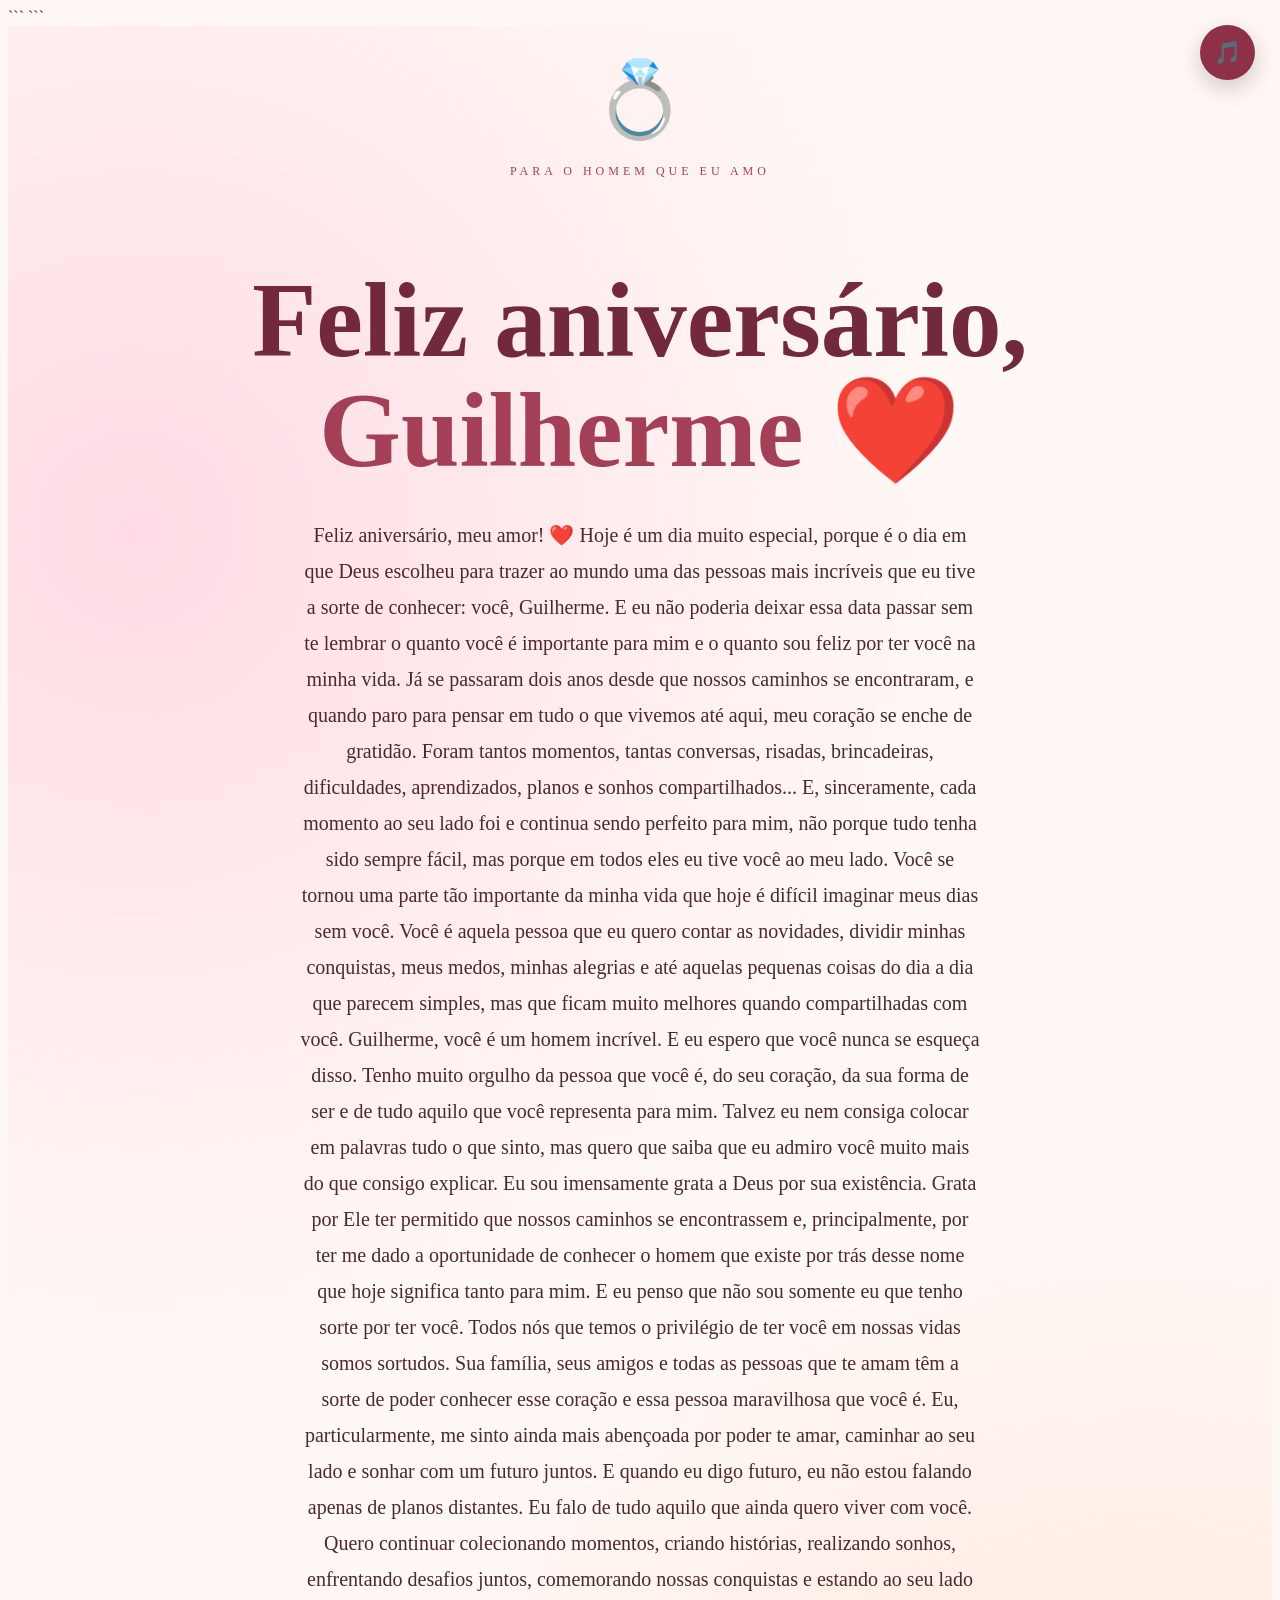
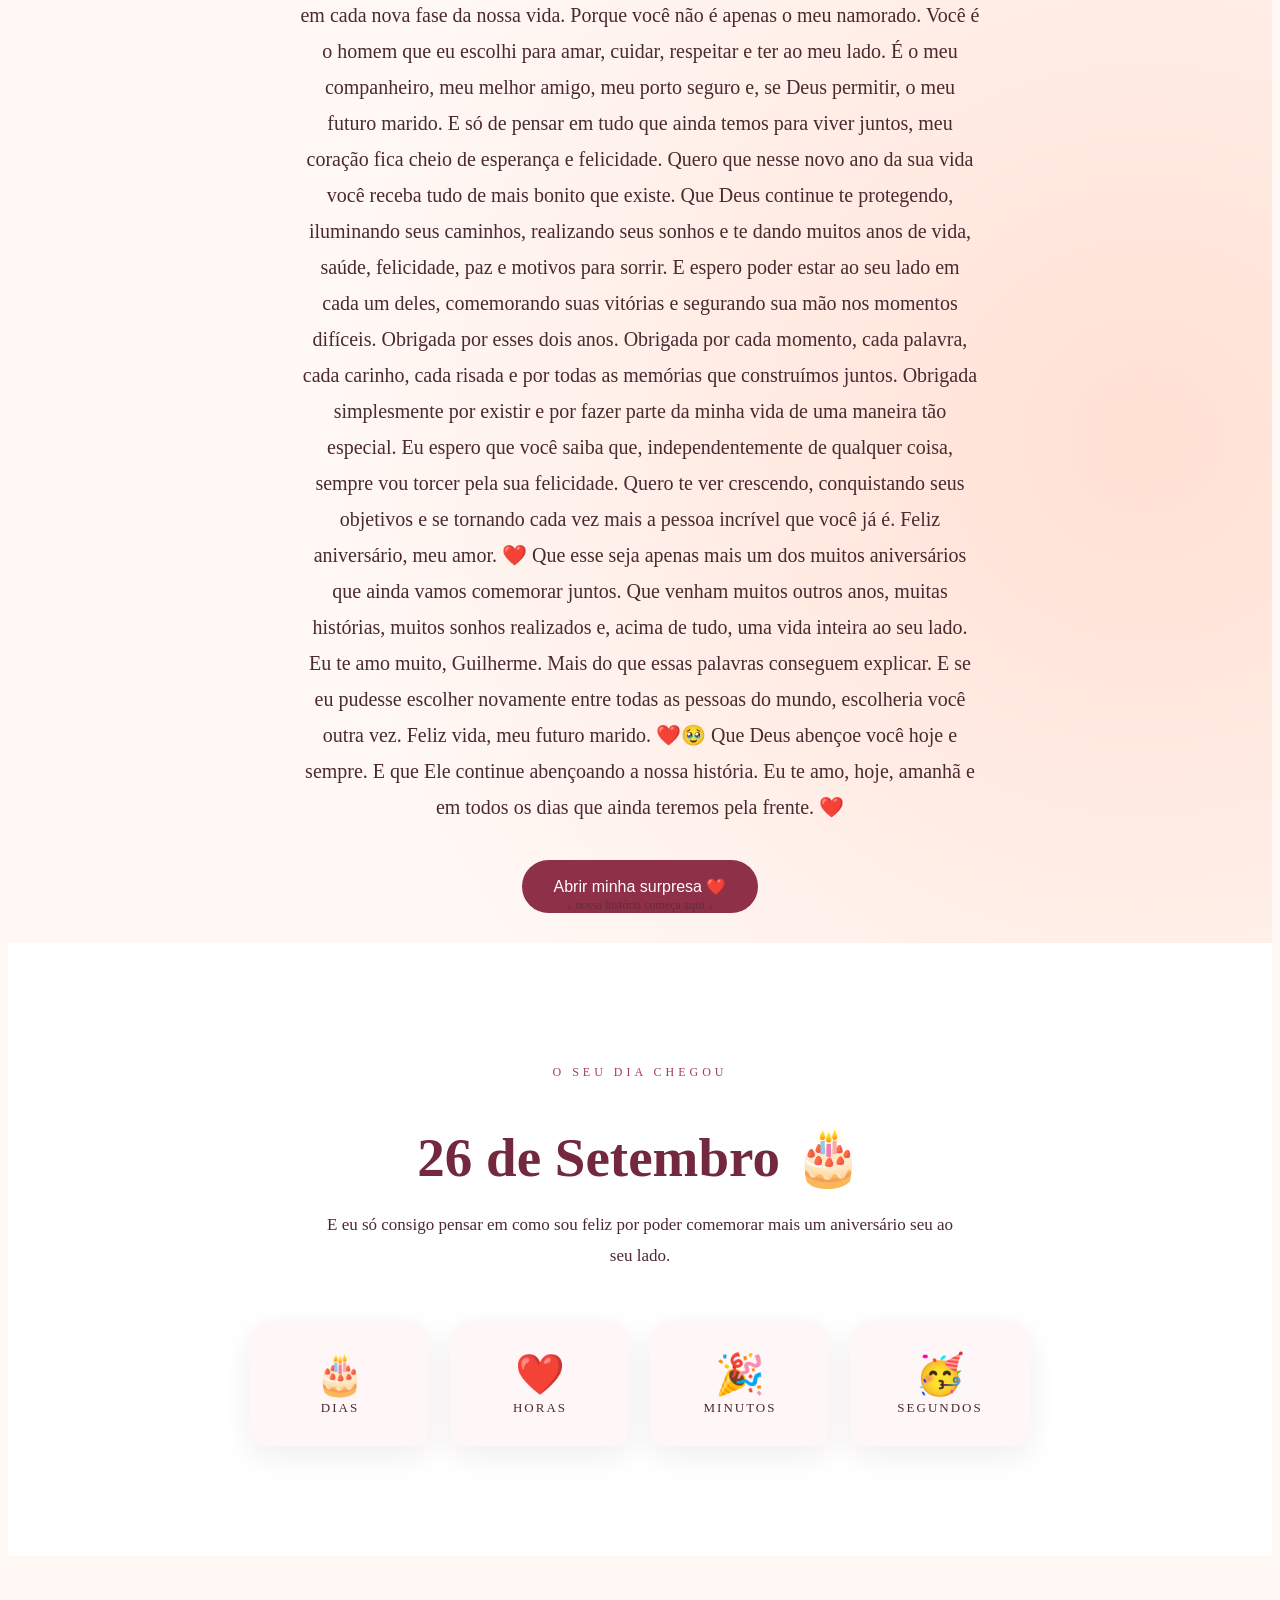
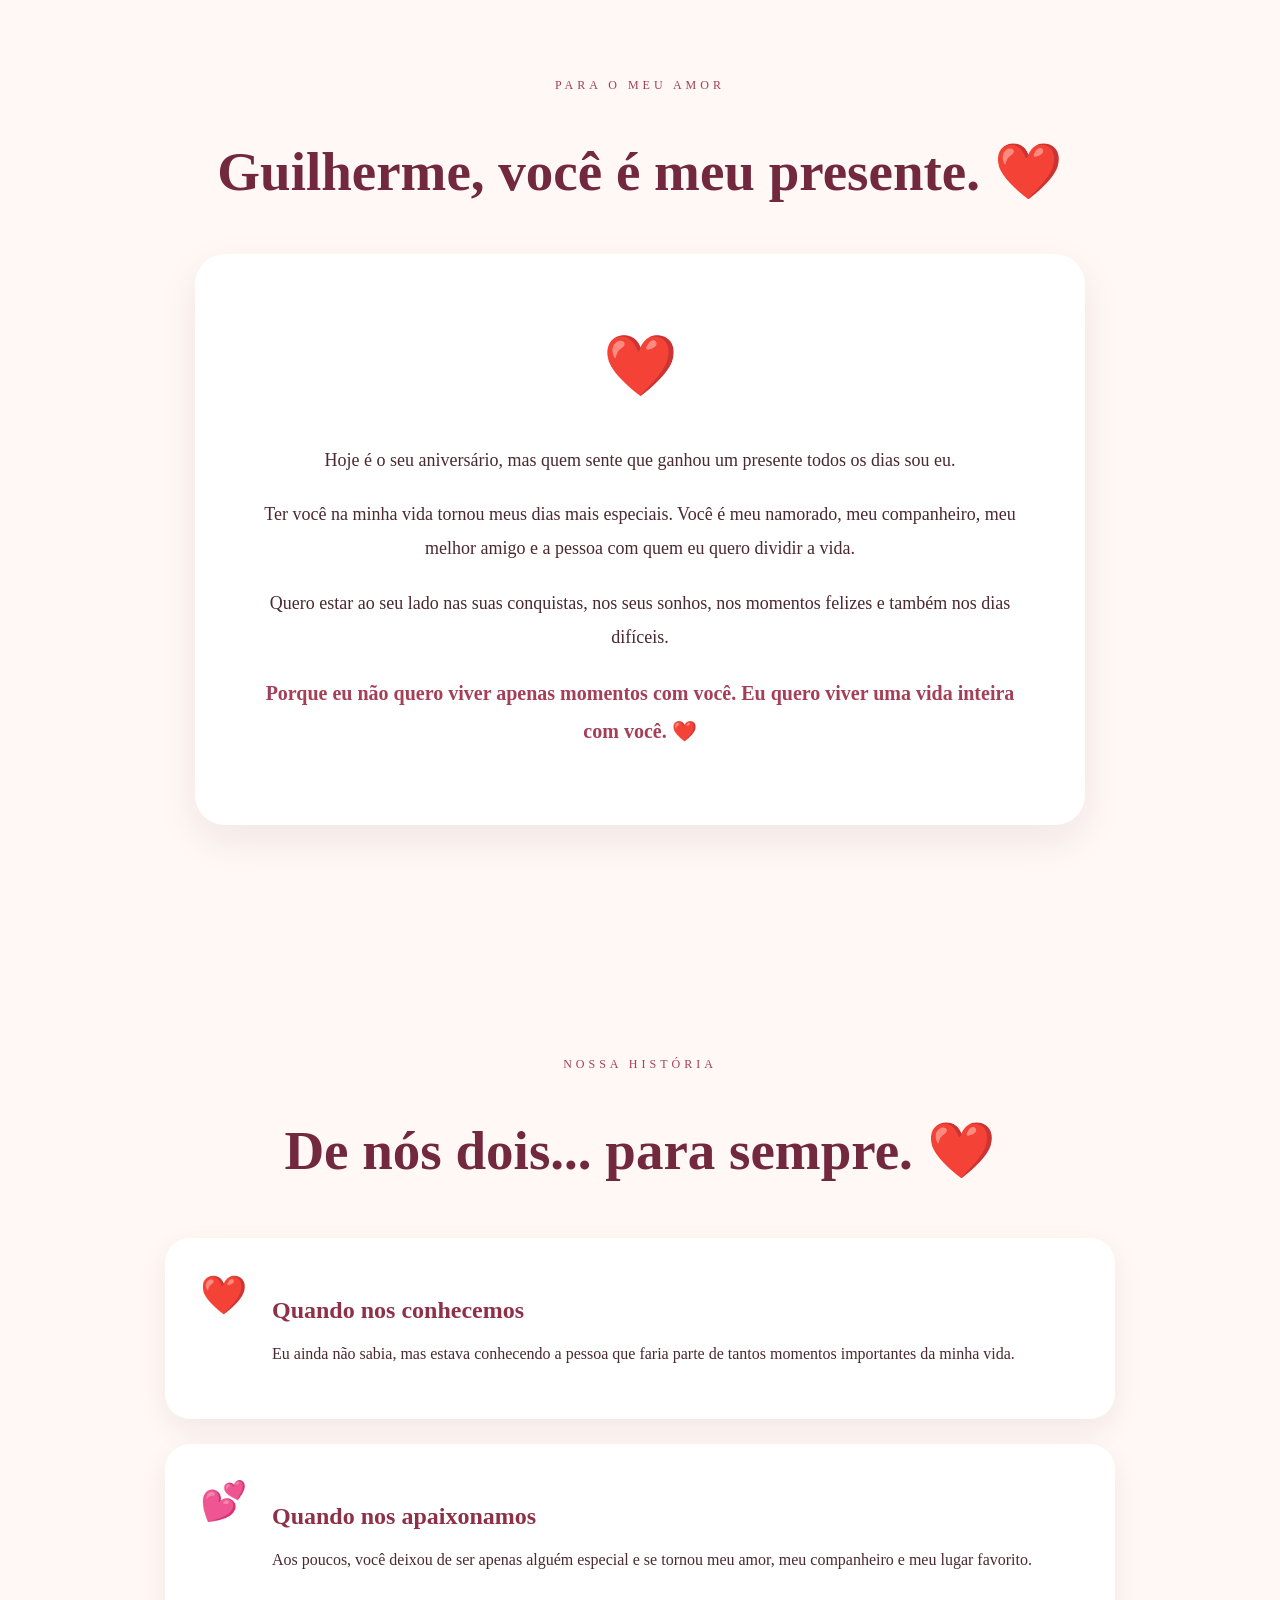
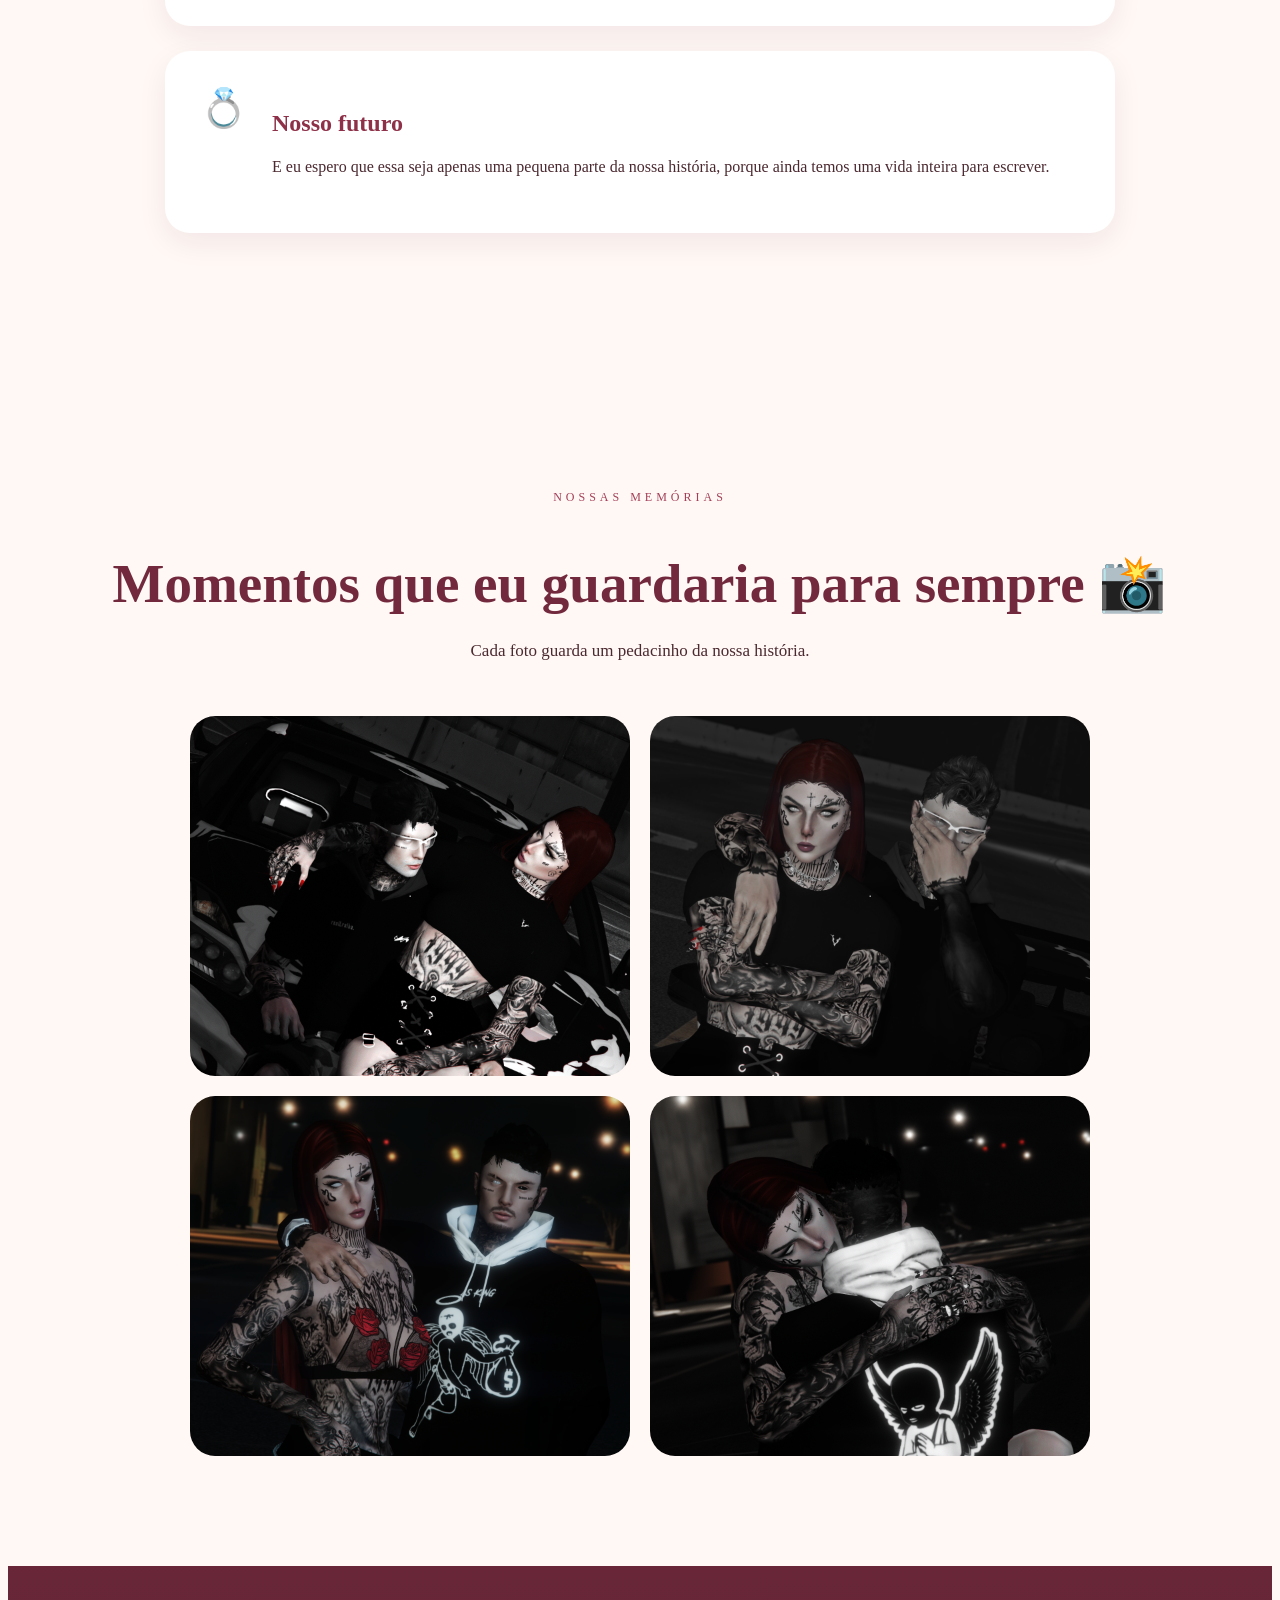
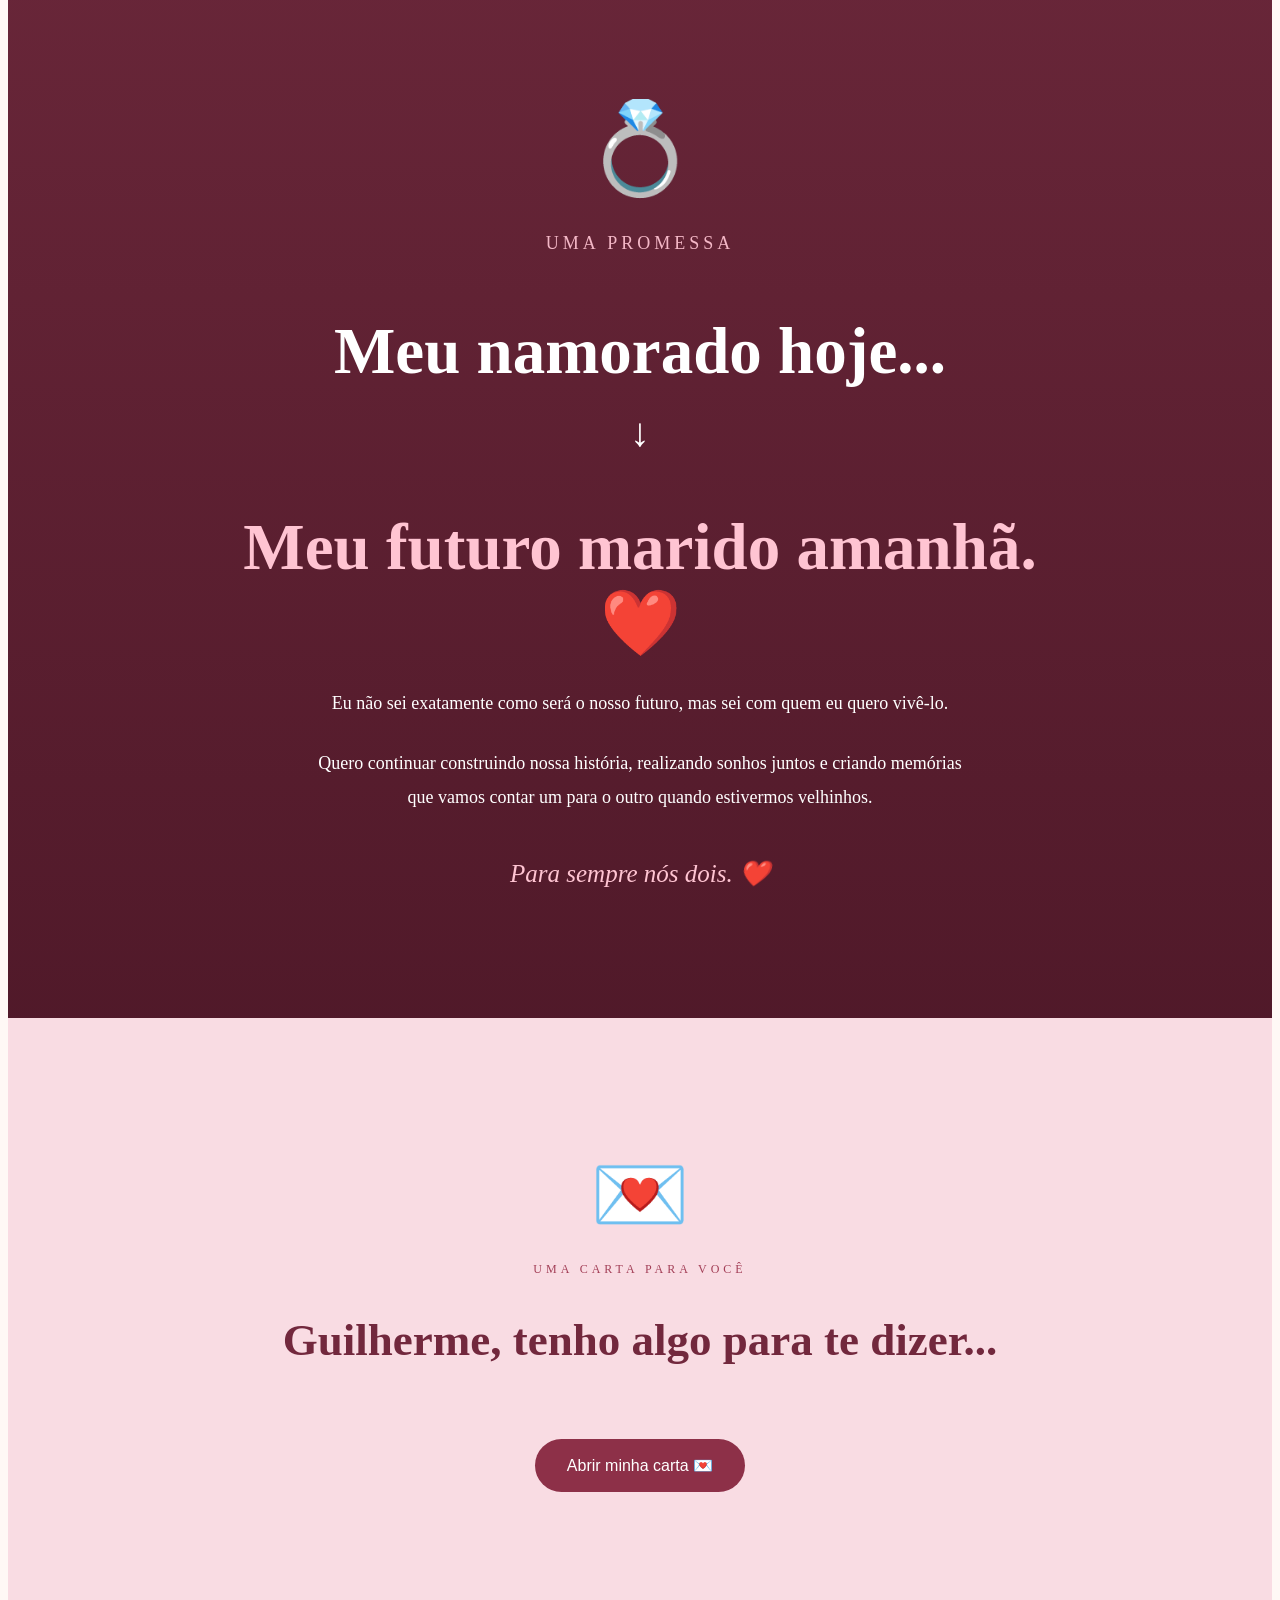
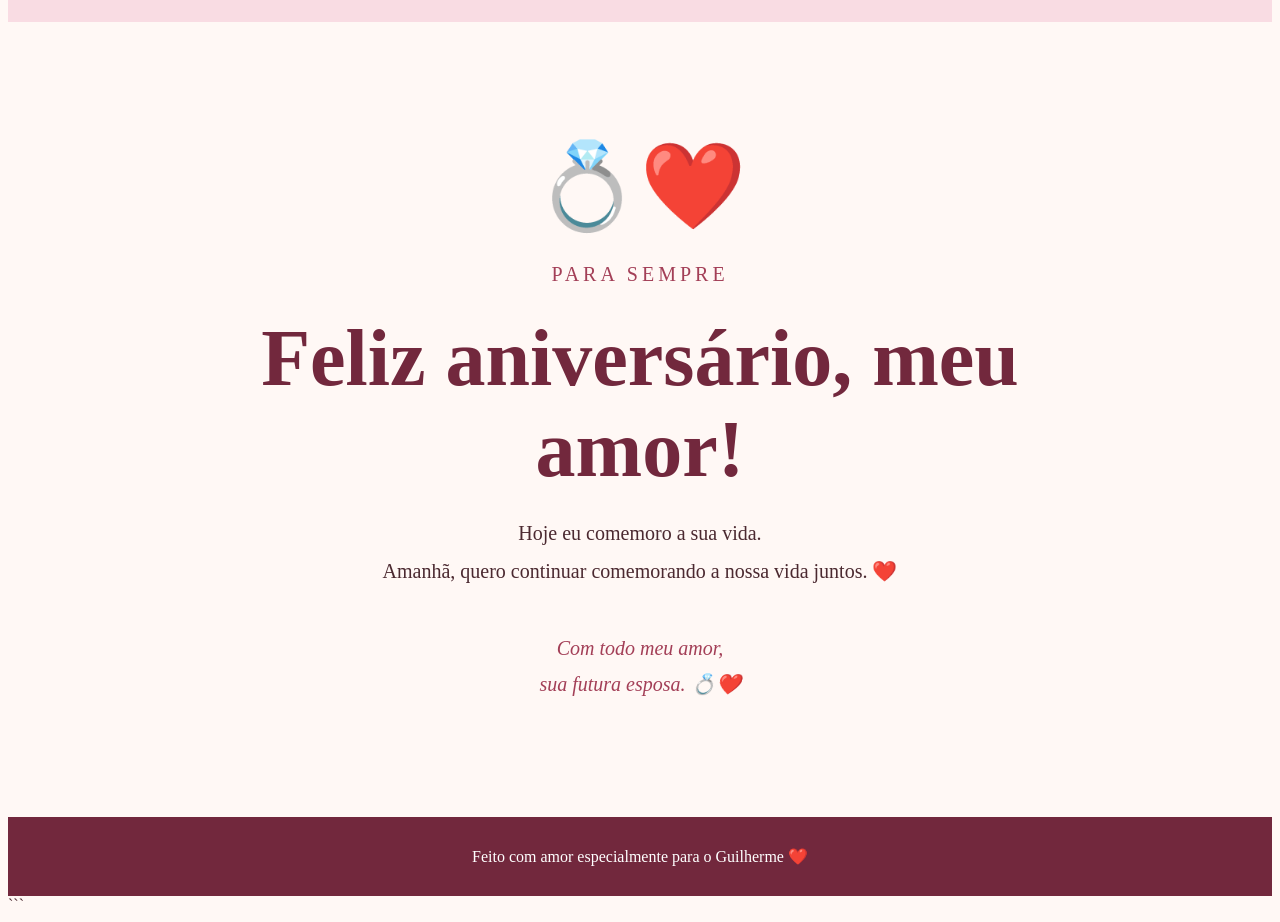
<file: index.html>
<!DOCTYPE html>

<html lang="pt-BR">

<head>
    <meta charset="UTF-8">
    <meta name="viewport" content="width=device-width, initial-scale=1.0">


<title>Para o meu amor, Guilherme ❤️</title>

<link rel="stylesheet" href="style.css">
```

</head>

<body>

```
<!-- CORAÇÕES -->
<div class="hearts"></div>

<!-- MÚSICA -->
<audio id="musica" loop preload="auto">
    <source src="musica.mp3" type="audio/mpeg">
    Seu navegador não suporta áudio.
</audio>

<button class="music-button" id="musicButton" onclick="toggleMusic()" aria-label="Tocar ou pausar música">
    🎵
</button>


<!-- TELA INICIAL -->
<section class="hero">

    <div class="hero-content">

        <div class="ring">💍</div>

        <p class="small-text">
            PARA O HOMEM QUE EU AMO
        </p>

        <h1>
            Feliz aniversário,
            <span>Guilherme ❤️</span>
        </h1>

        <p class="subtitle">
            Feliz aniversário, meu amor! ❤️

Hoje é um dia muito especial, porque é o dia em que Deus escolheu para trazer ao mundo uma das pessoas mais incríveis que eu tive a sorte de conhecer: você, Guilherme. E eu não poderia deixar essa data passar sem te lembrar o quanto você é importante para mim e o quanto sou feliz por ter você na minha vida.

Já se passaram dois anos desde que nossos caminhos se encontraram, e quando paro para pensar em tudo o que vivemos até aqui, meu coração se enche de gratidão. Foram tantos momentos, tantas conversas, risadas, brincadeiras, dificuldades, aprendizados, planos e sonhos compartilhados... E, sinceramente, cada momento ao seu lado foi e continua sendo perfeito para mim, não porque tudo tenha sido sempre fácil, mas porque em todos eles eu tive você ao meu lado.

Você se tornou uma parte tão importante da minha vida que hoje é difícil imaginar meus dias sem você. Você é aquela pessoa que eu quero contar as novidades, dividir minhas conquistas, meus medos, minhas alegrias e até aquelas pequenas coisas do dia a dia que parecem simples, mas que ficam muito melhores quando compartilhadas com você.

Guilherme, você é um homem incrível. E eu espero que você nunca se esqueça disso. Tenho muito orgulho da pessoa que você é, do seu coração, da sua forma de ser e de tudo aquilo que você representa para mim. Talvez eu nem consiga colocar em palavras tudo o que sinto, mas quero que saiba que eu admiro você muito mais do que consigo explicar.

Eu sou imensamente grata a Deus por sua existência. Grata por Ele ter permitido que nossos caminhos se encontrassem e, principalmente, por ter me dado a oportunidade de conhecer o homem que existe por trás desse nome que hoje significa tanto para mim.

E eu penso que não sou somente eu que tenho sorte por ter você. Todos nós que temos o privilégio de ter você em nossas vidas somos sortudos. Sua família, seus amigos e todas as pessoas que te amam têm a sorte de poder conhecer esse coração e essa pessoa maravilhosa que você é. Eu, particularmente, me sinto ainda mais abençoada por poder te amar, caminhar ao seu lado e sonhar com um futuro juntos.

E quando eu digo futuro, eu não estou falando apenas de planos distantes. Eu falo de tudo aquilo que ainda quero viver com você. Quero continuar colecionando momentos, criando histórias, realizando sonhos, enfrentando desafios juntos, comemorando nossas conquistas e estando ao seu lado em cada nova fase da nossa vida.

Porque você não é apenas o meu namorado. Você é o homem que eu escolhi para amar, cuidar, respeitar e ter ao meu lado. É o meu companheiro, meu melhor amigo, meu porto seguro e, se Deus permitir, o meu futuro marido. E só de pensar em tudo que ainda temos para viver juntos, meu coração fica cheio de esperança e felicidade.

Quero que nesse novo ano da sua vida você receba tudo de mais bonito que existe. Que Deus continue te protegendo, iluminando seus caminhos, realizando seus sonhos e te dando muitos anos de vida, saúde, felicidade, paz e motivos para sorrir. E espero poder estar ao seu lado em cada um deles, comemorando suas vitórias e segurando sua mão nos momentos difíceis.

Obrigada por esses dois anos. Obrigada por cada momento, cada palavra, cada carinho, cada risada e por todas as memórias que construímos juntos. Obrigada simplesmente por existir e por fazer parte da minha vida de uma maneira tão especial.

Eu espero que você saiba que, independentemente de qualquer coisa, sempre vou torcer pela sua felicidade. Quero te ver crescendo, conquistando seus objetivos e se tornando cada vez mais a pessoa incrível que você já é.

Feliz aniversário, meu amor. ❤️
            

Que esse seja apenas mais um dos muitos aniversários que ainda vamos comemorar juntos. Que venham muitos outros anos, muitas histórias, muitos sonhos realizados e, acima de tudo, uma vida inteira ao seu lado.

Eu te amo muito, Guilherme. Mais do que essas palavras conseguem explicar. E se eu pudesse escolher novamente entre todas as pessoas do mundo, escolheria você outra vez.


            Feliz vida, meu futuro marido. ❤️🥹
Que Deus abençoe você hoje e sempre. E que Ele continue abençoando a nossa história.

Eu te amo, hoje, amanhã e em todos os dias que ainda teremos pela frente. ❤️

        </p>

        <button class="main-button" onclick="startSurprise()">
            Abrir minha surpresa ❤️
        </button>

    </div>

    <div class="scroll">
        ↓ nossa história começa aqui ↓
    </div>

</section>


<!-- CONTAGEM -->
<section class="section countdown-section">

    <p class="section-label">
        O SEU DIA CHEGOU
    </p>

    <h2>
        26 de Setembro 🎂
    </h2>

    <p class="description">
        E eu só consigo pensar em como sou feliz
        por poder comemorar mais um aniversário seu
        ao seu lado.
    </p>

    <div class="countdown">

        <div class="time-box">
            <span id="days">0</span>
            <small>Dias</small>
        </div>

        <div class="time-box">
            <span id="hours">0</span>
            <small>Horas</small>
        </div>

        <div class="time-box">
            <span id="minutes">0</span>
            <small>Minutos</small>
        </div>

        <div class="time-box">
            <span id="seconds">0</span>
            <small>Segundos</small>
        </div>

    </div>

</section>


<!-- DECLARAÇÃO -->
<section class="section love-section">

    <p class="section-label">
        PARA O MEU AMOR
    </p>

    <h2>
        Guilherme, você é meu presente. ❤️
    </h2>

    <div class="love-card">

        <div class="big-heart">
            ❤️
        </div>

        <p>
            Hoje é o seu aniversário, mas quem sente que
            ganhou um presente todos os dias sou eu.
        </p>

        <p>
            Ter você na minha vida tornou meus dias mais
            especiais. Você é meu namorado, meu companheiro,
            meu melhor amigo e a pessoa com quem eu quero
            dividir a vida.
        </p>

        <p>
            Quero estar ao seu lado nas suas conquistas,
            nos seus sonhos, nos momentos felizes e também
            nos dias difíceis.
        </p>

        <p class="highlight">
            Porque eu não quero viver apenas momentos
            com você. Eu quero viver uma vida inteira
            com você. ❤️
        </p>

    </div>

</section>


<!-- NOSSA HISTÓRIA -->
<section class="section history-section">

    <p class="section-label">
        NOSSA HISTÓRIA
    </p>

    <h2>
        De nós dois... para sempre. ❤️
    </h2>

    <div class="timeline">

        <div class="timeline-item">

            <div class="timeline-heart">
                ❤️
            </div>

            <div>
                <h3>Quando nos conhecemos</h3>

                <p>
                    Eu ainda não sabia, mas estava conhecendo
                    a pessoa que faria parte de tantos momentos
                    importantes da minha vida.
                </p>
            </div>

        </div>


        <div class="timeline-item">

            <div class="timeline-heart">
                💕
            </div>

            <div>
                <h3>Quando nos apaixonamos</h3>

                <p>
                    Aos poucos, você deixou de ser apenas
                    alguém especial e se tornou meu amor,
                    meu companheiro e meu lugar favorito.
                </p>
            </div>

        </div>


        <div class="timeline-item">

            <div class="timeline-heart">
                💍
            </div>

            <div>
                <h3>Nosso futuro</h3>

                <p>
                    E eu espero que essa seja apenas uma
                    pequena parte da nossa história, porque
                    ainda temos uma vida inteira para escrever.
                </p>
            </div>

        </div>

    </div>

</section>


<!-- FOTOS -->
<section class="section">

    <p class="section-label">
        NOSSAS MEMÓRIAS
    </p>

    <h2>
        Momentos que eu guardaria para sempre 📸
    </h2>

    <p class="description">
        Cada foto guarda um pedacinho da nossa história.
    </p>

    <div class="gallery">

        <div class="photo">
            <img src="foto1.jpg" alt="Nós dois">
        </div>

        <div class="photo">
            <img src="foto2.jpg" alt="Nós dois">
        </div>

        <div class="photo">
            <img src="foto3.jpg" alt="Nosso momento">
        </div>

        <div class="photo">
            <img src="foto4.jpg" alt="Nosso momento">
        </div>

    </div>

</section>


<!-- FUTURO MARIDO -->
<section class="future-section">

    <div class="future-content">

        <div class="ring-big">
            💍
        </div>

        <p class="section-label">
            UMA PROMESSA
        </p>

        <h2>
            Meu namorado hoje...
        </h2>

        <div class="arrow">
            ↓
        </div>

        <h2 class="future-title">
            Meu futuro marido amanhã. ❤️
        </h2>

        <p>
            Eu não sei exatamente como será o nosso futuro,
            mas sei com quem eu quero vivê-lo.
        </p>

        <p>
            Quero continuar construindo nossa história,
            realizando sonhos juntos e criando memórias
            que vamos contar um para o outro quando
            estivermos velhinhos.
        </p>

        <div class="forever">
            Para sempre nós dois. ❤️
        </div>

    </div>

</section>


<!-- CARTA -->
<section class="letter-section">

    <div class="letter">

        <div class="envelope">
            💌
        </div>

        <p class="section-label">
            UMA CARTA PARA VOCÊ
        </p>

        <h2>
            Guilherme, tenho algo para te dizer...
        </h2>

        <button class="letter-button" onclick="openLetter()">
            Abrir minha carta 💌
        </button>

    </div>

</section>


<!-- MODAL DA CARTA -->
<div class="modal" id="letterModal">

    <div class="modal-content">

        <button class="close" onclick="closeLetter()">
            ×
        </button>

        <div class="big-heart">
            ❤️
        </div>

        <h2>
            Para o meu amor
        </h2>

        <p>
            Feliz aniversário, Guilherme! 🎂❤️
        </p>

        <p>
            Hoje eu quero comemorar muito mais do que
            apenas o seu aniversário. Quero comemorar
            a sorte que eu tenho de ter você na minha vida.
        </p>

        <p>
            Você é o homem que eu amo, meu namorado,
            meu companheiro e a pessoa com quem eu quero
            continuar construindo a nossa história.
        </p>

        <p>
            Espero estar presente em muitos outros
            aniversários seus. Quero estar ao seu lado
            quando você realizar seus sonhos, quando
            conquistar seus objetivos e em cada nova fase
            da sua vida.
        </p>

        <p>
            Quero que a gente continue crescendo juntos,
            aprendendo juntos e escolhendo um ao outro
            todos os dias.
        </p>

        <p>
            E se o futuro permitir, quero olhar para você
            daqui a muitos anos e lembrar de tudo que
            vivemos desde agora.
        </p>

        <p class="final-message">
            Feliz aniversário, meu amor. ❤️
            Eu te amo hoje e espero te amar ainda mais
            em todos os nossos próximos capítulos.
        </p>

    </div>

</div>


<!-- FINAL -->
<section class="final-section">

    <div class="final-heart">
        💍❤️
    </div>

    <p class="section-label">
        PARA SEMPRE
    </p>

    <h2>
        Feliz aniversário,
        meu amor!
    </h2>

    <p>
        Hoje eu comemoro a sua vida.
    </p>

    <p>
        Amanhã, quero continuar comemorando
        a nossa vida juntos. ❤️
    </p>

    <div class="final-signature">
        Com todo meu amor,<br>
        sua futura esposa. 💍❤️
    </div>

</section>


<footer>
    Feito com amor especialmente para o Guilherme ❤️
</footer>


<script src="script.js"></script>
```

</body>

</html>


    <script src="script.js"></script>

</body>

</html>
</file>
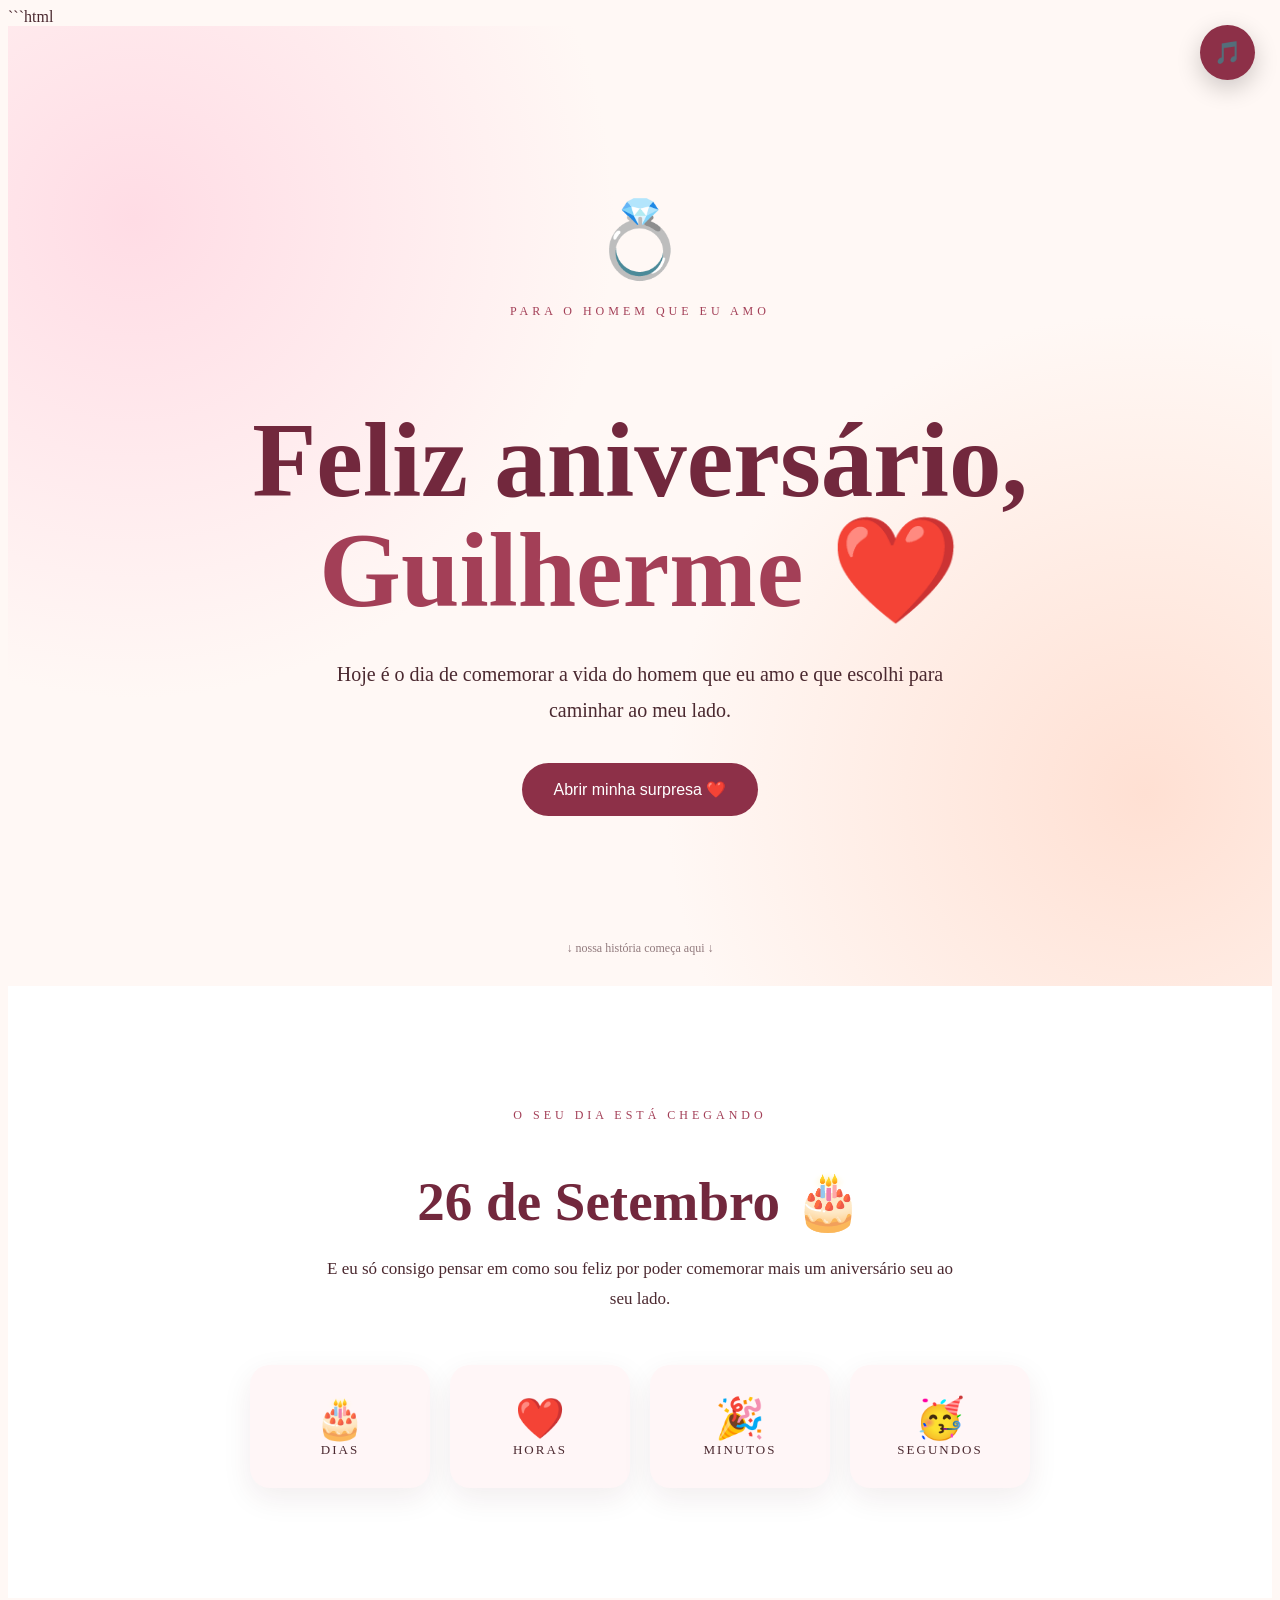
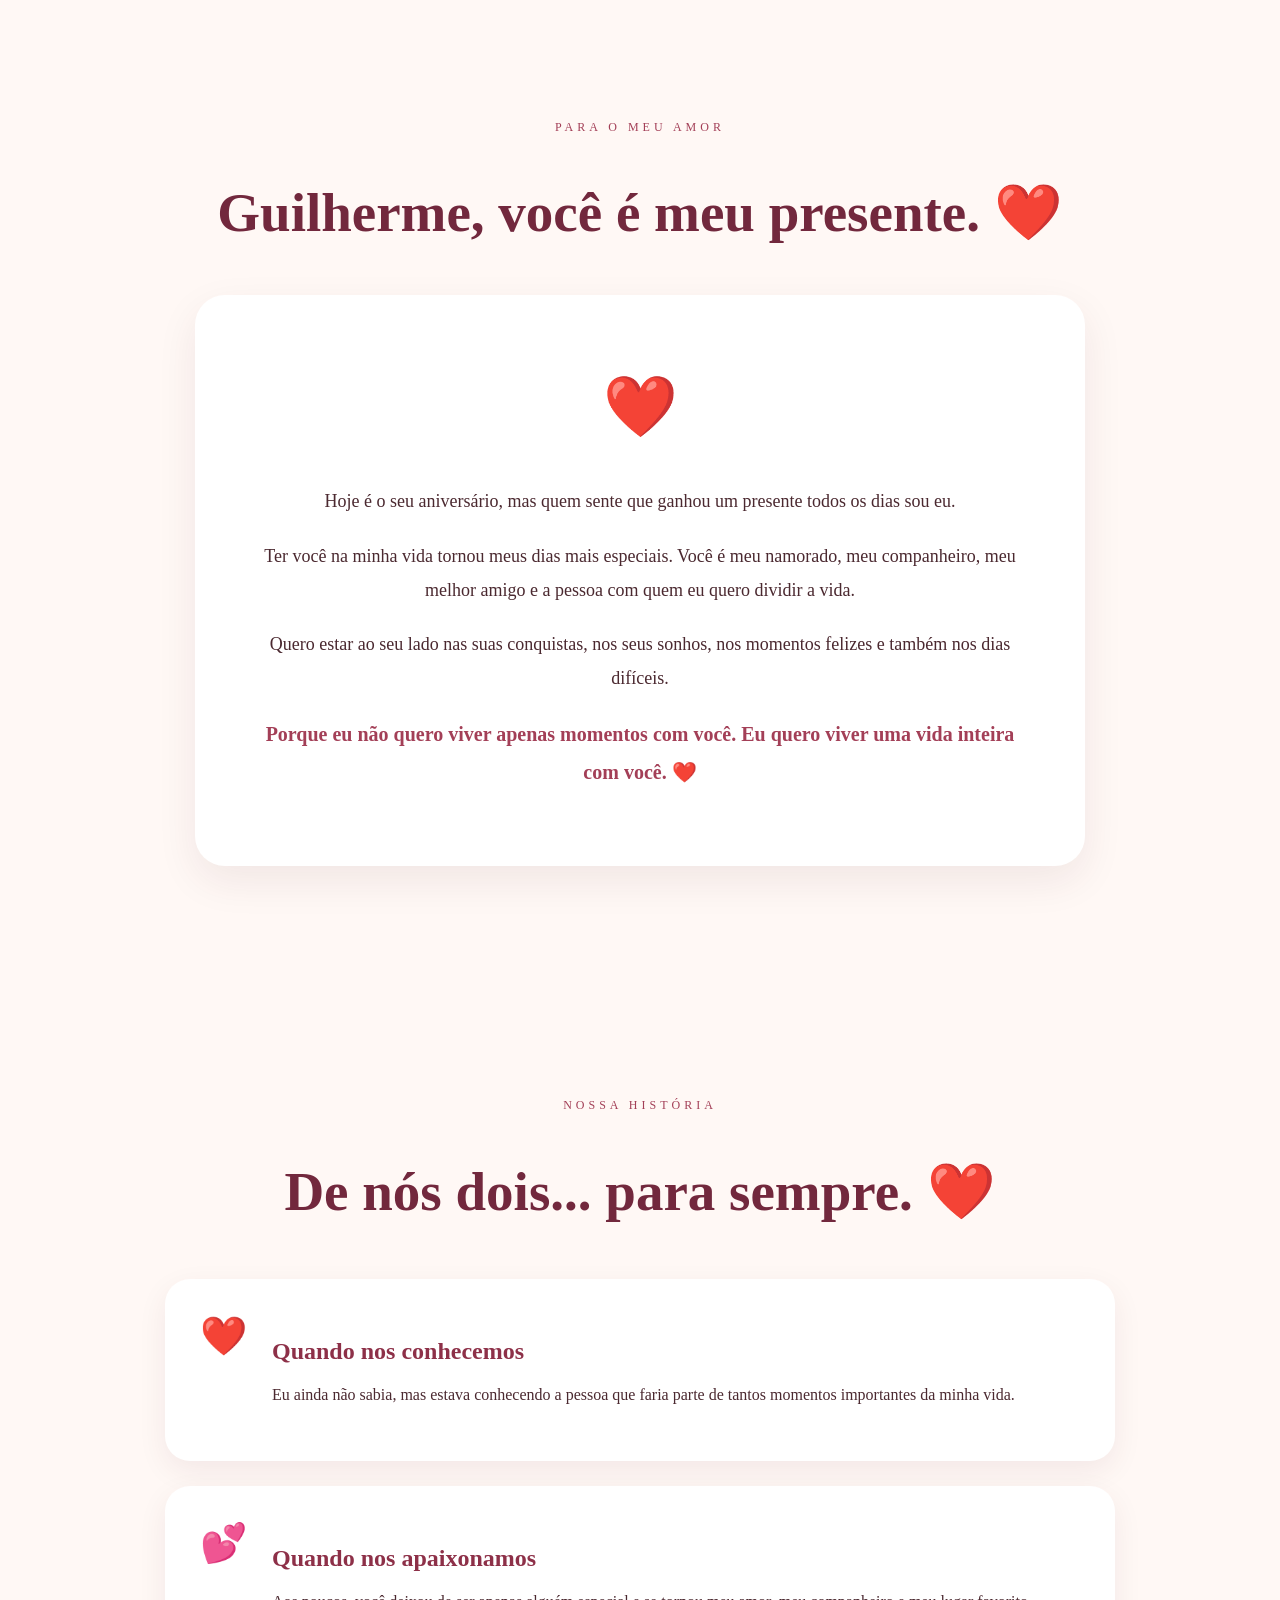
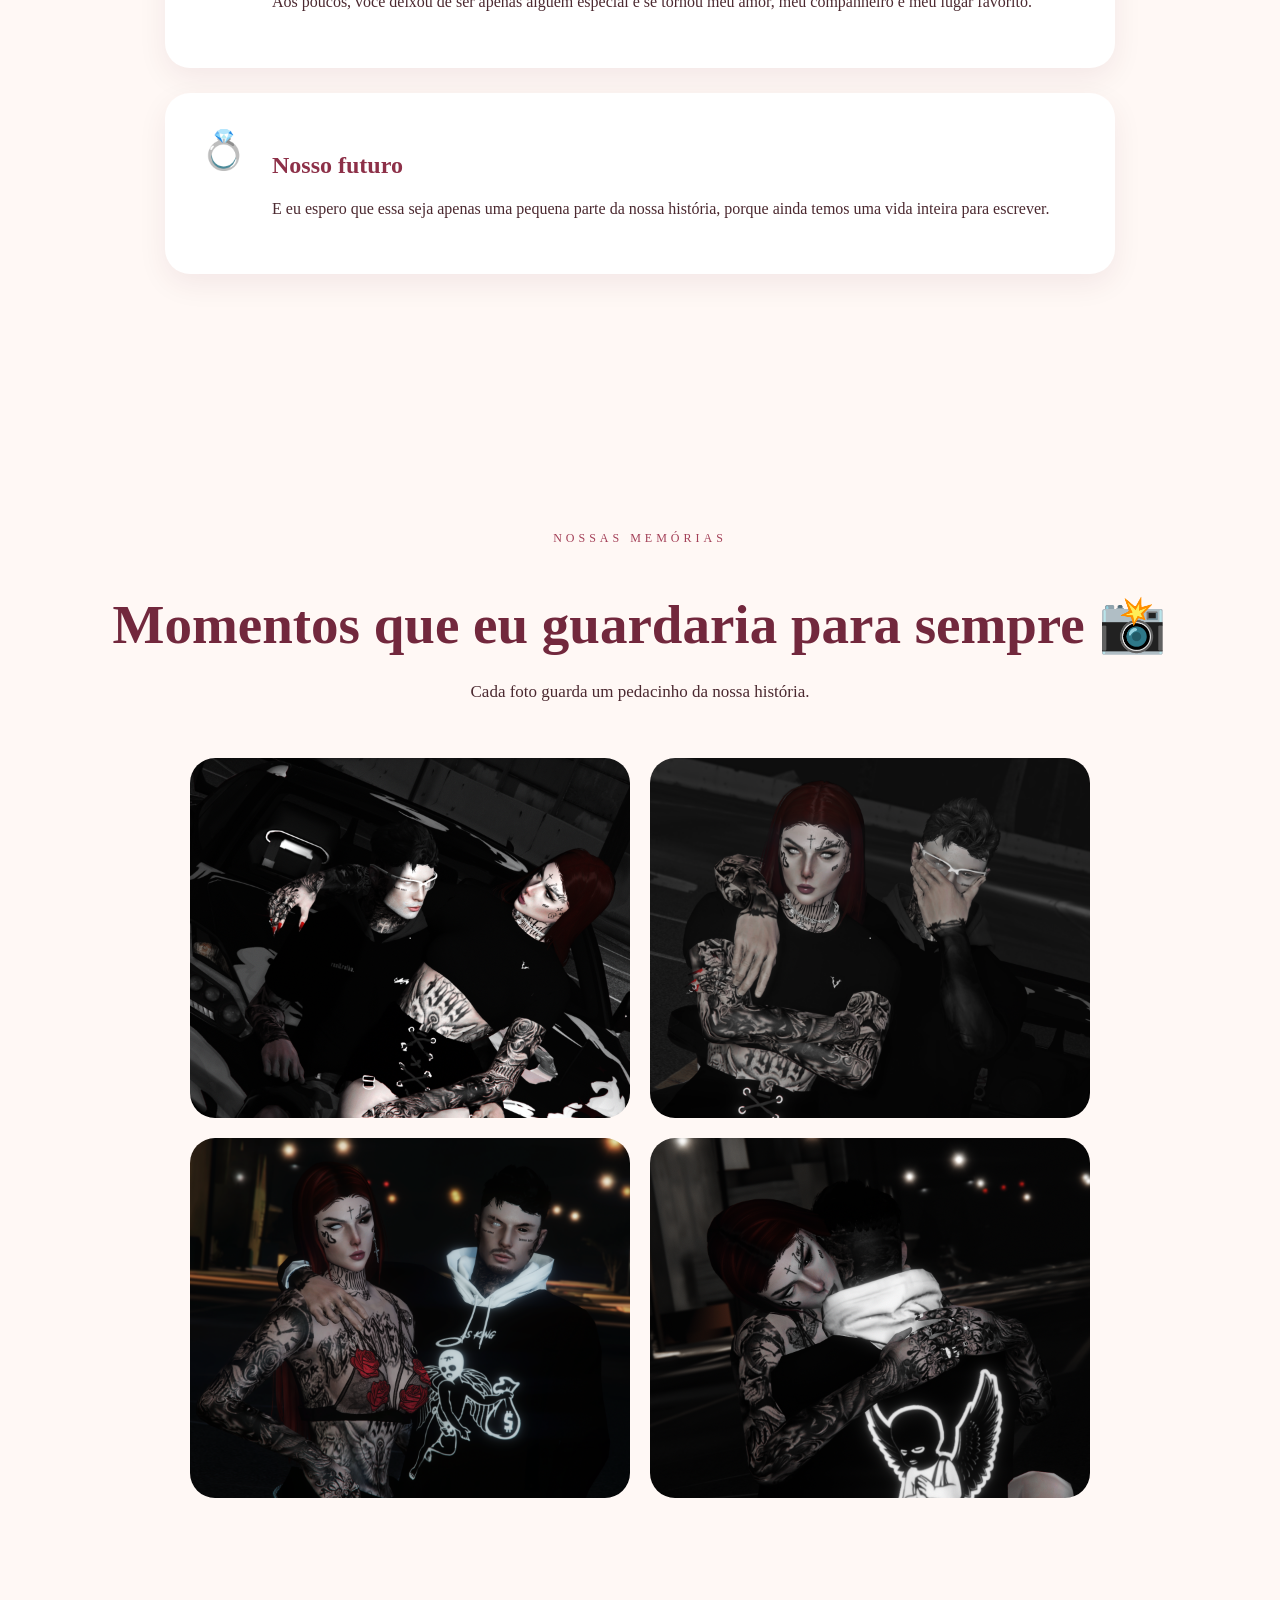
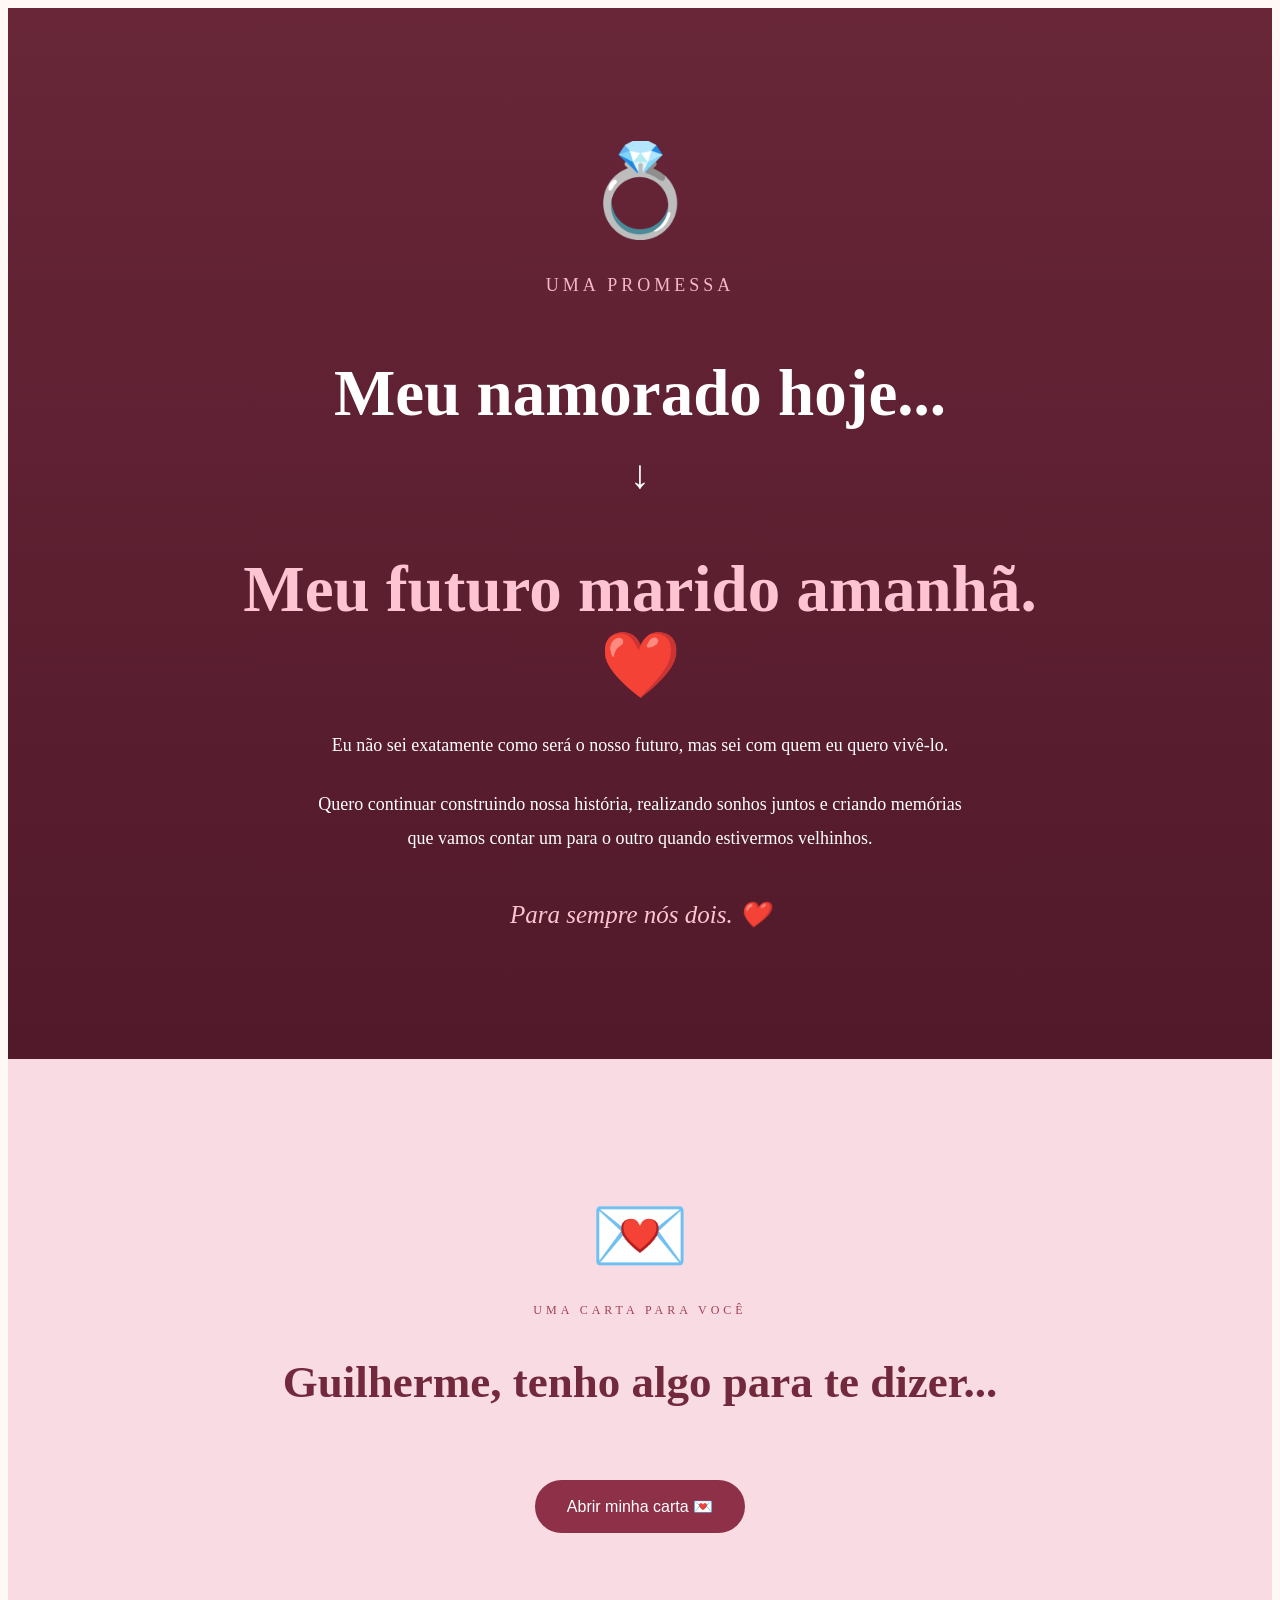
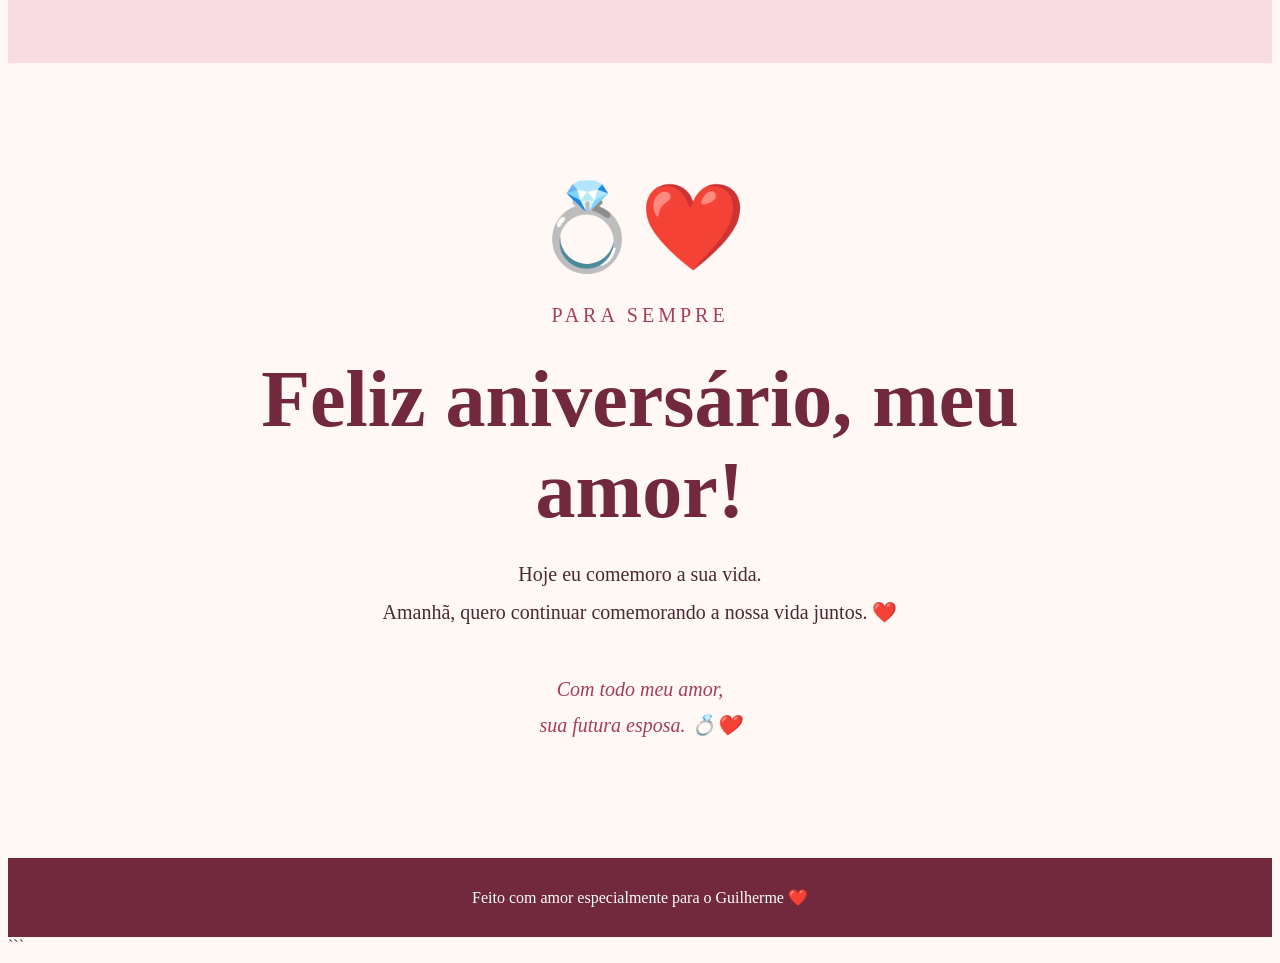
<file: index (2).html>
```html
<!DOCTYPE html>
<html lang="pt-BR">

<head>
    <meta charset="UTF-8">
    <meta name="viewport" content="width=device-width, initial-scale=1.0">

    <title>Para o meu amor, Guilherme ❤️</title>

    <link rel="stylesheet" href="style.css">
</head>

<body>

    <!-- CORAÇÕES -->
    <div class="hearts"></div>

    <!-- MÚSICA -->
    <audio id="musica" loop>
        <source src="musica.mp3" type="audio/mpeg">
    </audio>

    <button class="music-button" onclick="toggleMusic()">
        🎵
    </button>


    <!-- ============================= -->
    <!-- TELA INICIAL -->
    <!-- ============================= -->

    <section class="hero">

        <div class="hero-content">

            <div class="ring">💍</div>

            <p class="small-text">
                PARA O HOMEM QUE EU AMO
            </p>

            <h1>
                Feliz aniversário,
                <span>Guilherme ❤️</span>
            </h1>

            <p class="subtitle">
                Hoje é o dia de comemorar a vida do homem
                que eu amo e que escolhi para caminhar
                ao meu lado.
            </p>

            <button class="main-button" onclick="scrollToSection()">
                Abrir minha surpresa ❤️
            </button>

        </div>

        <div class="scroll">
            ↓ nossa história começa aqui ↓
        </div>

    </section>


    <!-- ============================= -->
    <!-- CONTAGEM -->
    <!-- ============================= -->

    <section class="section countdown-section">

        <p class="section-label">
            O SEU DIA ESTÁ CHEGANDO
        </p>

        <h2>
            26 de Setembro 🎂
        </h2>

        <p class="description">
            E eu só consigo pensar em como sou feliz
            por poder comemorar mais um aniversário seu
            ao seu lado.
        </p>

        <div class="countdown">

            <div class="time-box">
                <span id="days">0</span>
                <small>Dias</small>
            </div>

            <div class="time-box">
                <span id="hours">0</span>
                <small>Horas</small>
            </div>

            <div class="time-box">
                <span id="minutes">0</span>
                <small>Minutos</small>
            </div>

            <div class="time-box">
                <span id="seconds">0</span>
                <small>Segundos</small>
            </div>

        </div>

    </section>


    <!-- ============================= -->
    <!-- DECLARAÇÃO -->
    <!-- ============================= -->

    <section class="section love-section">

        <p class="section-label">
            PARA O MEU AMOR
        </p>

        <h2>
            Guilherme, você é meu presente. ❤️
        </h2>

        <div class="love-card">

            <div class="big-heart">
                ❤️
            </div>

            <p>
                Hoje é o seu aniversário, mas quem sente que
                ganhou um presente todos os dias sou eu.
            </p>

            <p>
                Ter você na minha vida tornou meus dias mais
                especiais. Você é meu namorado, meu companheiro,
                meu melhor amigo e a pessoa com quem eu quero
                dividir a vida.
            </p>

            <p>
                Quero estar ao seu lado nas suas conquistas,
                nos seus sonhos, nos momentos felizes e também
                nos dias difíceis.
            </p>

            <p class="highlight">
                Porque eu não quero viver apenas momentos
                com você. Eu quero viver uma vida inteira
                com você. ❤️
            </p>

        </div>

    </section>


    <!-- ============================= -->
    <!-- NOSSA HISTÓRIA -->
    <!-- ============================= -->

    <section class="section history-section">

        <p class="section-label">
            NOSSA HISTÓRIA
        </p>

        <h2>
            De nós dois... para sempre. ❤️
        </h2>

        <div class="timeline">

            <div class="timeline-item">

                <div class="timeline-heart">
                    ❤️
                </div>

                <div>
                    <h3>Quando nos conhecemos</h3>

                    <p>
                        Eu ainda não sabia, mas estava conhecendo
                        a pessoa que faria parte de tantos momentos
                        importantes da minha vida.
                    </p>
                </div>

            </div>


            <div class="timeline-item">

                <div class="timeline-heart">
                    💕
                </div>

                <div>
                    <h3>Quando nos apaixonamos</h3>

                    <p>
                        Aos poucos, você deixou de ser apenas
                        alguém especial e se tornou meu amor,
                        meu companheiro e meu lugar favorito.
                    </p>
                </div>

            </div>


            <div class="timeline-item">

                <div class="timeline-heart">
                    💍
                </div>

                <div>
                    <h3>Nosso futuro</h3>

                    <p>
                        E eu espero que essa seja apenas uma
                        pequena parte da nossa história, porque
                        ainda temos uma vida inteira para escrever.
                    </p>
                </div>

            </div>

        </div>

    </section>


    <!-- ============================= -->
    <!-- FOTOS -->
    <!-- ============================= -->

    <section class="section">

        <p class="section-label">
            NOSSAS MEMÓRIAS
        </p>

        <h2>
            Momentos que eu guardaria para sempre 📸
        </h2>

        <p class="description">
            Cada foto guarda um pedacinho da nossa história.
        </p>

        <div class="gallery">

            <div class="photo">
                <img src="foto1.jpg" alt="Nós dois">
            </div>

            <div class="photo">
                <img src="foto2.jpg" alt="Nós dois">
            </div>

            <div class="photo">
                <img src="foto3.jpg" alt="Nosso momento">
            </div>

            <div class="photo">
                <img src="foto4.jpg" alt="Nosso momento">
            </div>

        </div>

    </section>


    <!-- ============================= -->
    <!-- FUTURO MARIDO -->
    <!-- ============================= -->

    <section class="future-section">

        <div class="future-content">

            <div class="ring-big">
                💍
            </div>

            <p class="section-label">
                UMA PROMESSA
            </p>

            <h2>
                Meu namorado hoje...
            </h2>

            <div class="arrow">
                ↓
            </div>

            <h2 class="future-title">
                Meu futuro marido amanhã. ❤️
            </h2>

            <p>
                Eu não sei exatamente como será o nosso futuro,
                mas sei com quem eu quero vivê-lo.
            </p>

            <p>
                Quero continuar construindo nossa história,
                realizando sonhos juntos e criando memórias
                que vamos contar um para o outro quando
                estivermos velhinhos.
            </p>

            <div class="forever">
                Para sempre nós dois. ❤️
            </div>

        </div>

    </section>


    <!-- ============================= -->
    <!-- CARTA -->
    <!-- ============================= -->

    <section class="letter-section">

        <div class="letter">

            <div class="envelope">
                💌
            </div>

            <p class="section-label">
                UMA CARTA PARA VOCÊ
            </p>

            <h2>
                Guilherme, tenho algo para te dizer...
            </h2>

            <button class="letter-button" onclick="openLetter()">
                Abrir minha carta 💌
            </button>

        </div>

    </section>


    <!-- ============================= -->
    <!-- MODAL DA CARTA -->
    <!-- ============================= -->

    <div class="modal" id="letterModal">

        <div class="modal-content">

            <button class="close" onclick="closeLetter()">
                ×
            </button>

            <div class="big-heart">
                ❤️
            </div>

            <h2>
                Para o meu amor
            </h2>

            <p>
                Feliz aniversário, Guilherme! 🎂❤️
            </p>

            <p>
                Hoje eu quero comemorar muito mais do que
                apenas o seu aniversário. Quero comemorar
                a sorte que eu tenho de ter você na minha vida.
            </p>

            <p>
                Você é o homem que eu amo, meu namorado,
                meu companheiro e a pessoa com quem eu quero
                continuar construindo a nossa história.
            </p>

            <p>
                Espero estar presente em muitos outros
                aniversários seus. Quero estar ao seu lado
                quando você realizar seus sonhos, quando
                conquistar seus objetivos e em cada nova fase
                da sua vida.
            </p>

            <p>
                Quero que a gente continue crescendo juntos,
                aprendendo juntos e escolhendo um ao outro
                todos os dias.
            </p>

            <p>
                E se o futuro permitir, quero olhar para você
                daqui a muitos anos e lembrar de tudo que
                vivemos desde agora.
            </p>

            <p class="final-message">
                Feliz aniversário, meu amor. ❤️
                Eu te amo hoje e espero te amar ainda mais
                em todos os nossos próximos capítulos.
            </p>

        </div>

    </div>


    <!-- ============================= -->
    <!-- FINAL -->
    <!-- ============================= -->

    <section class="final-section">

        <div class="final-heart">
            💍❤️
        </div>

        <p class="section-label">
            PARA SEMPRE
        </p>

        <h2>
            Feliz aniversário,
            meu amor!
        </h2>

        <p>
            Hoje eu comemoro a sua vida.
        </p>

        <p>
            Amanhã, quero continuar comemorando
            a nossa vida juntos. ❤️
        </p>

        <div class="final-signature">
            Com todo meu amor,<br>
            sua futura esposa. 💍❤️
        </div>

    </section>


    <footer>
        Feito com amor especialmente para o Guilherme ❤️
    </footer>


    <script src="script.js"></script>

</body>

</html>
```
</file>
<file: style.css>
```css
* {
    margin: 0;
    padding: 0;
    box-sizing: border-box;
}

html {
    scroll-behavior: smooth;
}

body {
    font-family: Georgia, "Times New Roman", serif;
    background: #fff8f5;
    color: #4b2930;
    overflow-x: hidden;
}

/* CORAÇÕES */

.hearts {
    position: fixed;
    inset: 0;
    pointer-events: none;
    z-index: 100;
}

.heart {
    position: absolute;
    bottom: -30px;
    animation: subir linear forwards;
    opacity: 0.75;
}

@keyframes subir {

    0% {
        transform: translateY(0) rotate(0);
        opacity: 0;
    }

    20% {
        opacity: 0.8;
    }

    100% {
        transform: translateY(-110vh) rotate(360deg);
        opacity: 0;
    }
}


/* MÚSICA */

.music-button {
    position: fixed;
    right: 25px;
    top: 25px;

    width: 55px;
    height: 55px;

    border: none;
    border-radius: 50%;

    background: #8d3048;
    color: white;

    font-size: 22px;

    cursor: pointer;

    z-index: 500;

    box-shadow: 0 8px 25px rgba(0,0,0,0.2);

    transition: 0.3s;
}

.music-button:hover {
    transform: scale(1.1) rotate(10deg);
}


/* HERO */

.hero {
    min-height: 100vh;

    display: flex;
    flex-direction: column;
    justify-content: center;
    align-items: center;

    text-align: center;

    padding: 30px;

    position: relative;

    background:
        radial-gradient(circle at 10% 20%, #ffdce5, transparent 35%),
        radial-gradient(circle at 90% 80%, #ffe0d3, transparent 35%),
        #fff8f5;
}

.hero-content {
    max-width: 900px;

    animation: aparecer 1.5s ease;
}

@keyframes aparecer {

    from {
        opacity: 0;
        transform: translateY(35px);
    }

    to {
        opacity: 1;
        transform: translateY(0);
    }
}

.ring {
    font-size: 75px;

    margin-bottom: 20px;

    animation: flutuar 2s infinite ease-in-out;
}

@keyframes flutuar {

    50% {
        transform: translateY(-10px);
    }
}

.small-text,
.section-label {

    font-size: 12px;

    letter-spacing: 4px;

    text-transform: uppercase;

    color: #a33f57;

    margin-bottom: 20px;
}

.hero h1 {

    font-size: clamp(48px, 9vw, 105px);

    color: #72283d;

    line-height: 1.05;

    margin-bottom: 30px;
}

.hero h1 span {

    display: block;

    color: #a33f57;
}

.subtitle {

    font-size: 20px;

    line-height: 1.8;

    max-width: 680px;

    margin: auto;
}

.main-button,
.letter-button {

    margin-top: 35px;

    padding: 17px 32px;

    border: none;

    border-radius: 50px;

    background: #8d3048;

    color: white;

    font-size: 16px;

    cursor: pointer;

    transition: 0.3s;
}

.main-button:hover,
.letter-button:hover {

    transform: translateY(-5px);

    background: #70253a;

    box-shadow: 0 12px 30px rgba(112,37,58,0.3);
}

.scroll {

    position: absolute;

    bottom: 30px;

    font-size: 12px;

    opacity: 0.6;
}


/* SEÇÕES */

.section {

    padding: 110px 8%;

    text-align: center;

    max-width: 1200px;

    margin: auto;
}

.section h2 {

    font-size: clamp(35px, 5vw, 55px);

    color: #72283d;

    margin-bottom: 20px;
}

.description {

    max-width: 650px;

    margin: auto;

    line-height: 1.8;

    font-size: 17px;
}


/* CONTADOR */

.countdown-section {

    background: #fff;
}

.countdown {

    display: flex;

    justify-content: center;

    flex-wrap: wrap;

    gap: 20px;

    margin-top: 50px;
}

.time-box {

    background: #fff6f7;

    width: 150px;

    padding: 30px 15px;

    border-radius: 20px;

    box-shadow: 0 10px 30px rgba(80,20,40,0.08);

    transition: 0.3s;
}

.time-box:hover {

    transform: translateY(-8px);
}

.time-box span {

    display: block;

    font-size: 40px;

    color: #a33f57;

    font-weight: bold;
}

.time-box small {

    font-size: 13px;

    text-transform: uppercase;

    letter-spacing: 2px;
}


/* DECLARAÇÃO */

.love-section {

    background: #fff8f5;
}

.love-card {

    max-width: 780px;

    margin: 50px auto 0;

    background: white;

    padding: 55px;

    border-radius: 30px;

    box-shadow: 0 15px 40px rgba(80,20,40,0.08);

    line-height: 1.9;

    font-size: 18px;
}

.big-heart {

    font-size: 60px;

    margin-bottom: 20px;

    animation: pulsar 1.6s infinite;
}

@keyframes pulsar {

    50% {
        transform: scale(1.12);
    }
}

.love-card p {

    margin-bottom: 20px;
}

.highlight {

    color: #a33f57;

    font-weight: bold;

    font-size: 20px;
}


/* HISTÓRIA */

.history-section {

    max-width: 950px;
}

.timeline {

    margin-top: 55px;
}

.timeline-item {

    display: flex;

    gap: 25px;

    text-align: left;

    background: white;

    padding: 35px;

    margin-bottom: 25px;

    border-radius: 25px;

    box-shadow: 0 10px 30px rgba(80,20,40,0.07);

    transition: 0.3s;
}

.timeline-item:hover {

    transform: translateX(8px);
}

.timeline-heart {

    font-size: 38px;
}

.timeline-item h3 {

    color: #8d3048;

    font-size: 24px;

    margin-bottom: 10px;
}

.timeline-item p {

    line-height: 1.8;
}


/* FOTOS */

.gallery {

    display: grid;

    grid-template-columns: repeat(2, 1fr);

    gap: 20px;

    max-width: 900px;

    margin: 50px auto 0;
}

.photo {

    height: 360px;

    border-radius: 25px;

    overflow: hidden;

    background: #f2dfe3;
}

.photo img {

    width: 100%;

    height: 100%;

    object-fit: cover;

    transition: 0.6s;
}

.photo:hover img {

    transform: scale(1.08);
}


/* FUTURO */

.future-section {

    padding: 130px 25px;

    text-align: center;

    color: white;

    background:
        linear-gradient(
            rgba(95,25,45,0.94),
            rgba(75,18,35,0.97)
        );
}

.future-content {

    max-width: 800px;

    margin: auto;
}

.future-section .section-label {

    color: #f4b8c7;
}

.ring-big {

    font-size: 90px;

    margin-bottom: 20px;

    animation: flutuar 2s infinite;
}

.future-section h2 {

    font-size: clamp(38px, 6vw, 65px);

    margin-bottom: 20px;
}

.arrow {

    font-size: 40px;

    margin: 20px 0;
}

.future-title {

    color: #ffc4d2;
}

.future-section p {

    max-width: 650px;

    margin: 25px auto;

    line-height: 1.9;

    font-size: 18px;
}

.forever {

    margin-top: 45px;

    font-size: 25px;

    color: #ffc4d2;

    font-style: italic;
}


/* CARTA */

.letter-section {

    padding: 130px 20px;

    text-align: center;

    background: #f9dce3;
}

.letter {

    max-width: 750px;

    margin: auto;
}

.envelope {

    font-size: 80px;

    margin-bottom: 20px;
}

.letter h2 {

    font-size: 45px;

    color: #72283d;
}


/* MODAL */

.modal {

    position: fixed;

    inset: 0;

    background: rgba(45,8,20,0.78);

    display: none;

    justify-content: center;

    align-items: center;

    padding: 20px;

    z-index: 1000;
}

.modal.active {

    display: flex;
}

.modal-content {

    background: #fffafa;

    max-width: 650px;

    width: 100%;

    max-height: 90vh;

    overflow-y: auto;

    padding: 50px;

    border-radius: 30px;

    position: relative;

    text-align: center;

    animation: aparecer 0.5s ease;
}

.modal-content h2 {

    font-size: 40px;

    color: #72283d;

    margin-bottom: 25px;
}

.modal-content p {

    line-height: 1.8;

    margin-bottom: 18px;
}

.close {

    position: absolute;

    right: 20px;

    top: 15px;

    background: none;

    border: none;

    font-size: 35px;

    cursor: pointer;

    color: #72283d;
}

.final-message {

    color: #a33f57;

    font-weight: bold;

    font-size: 20px;
}


/* FINAL */

.final-section {

    min-height: 75vh;

    display: flex;

    flex-direction: column;

    justify-content: center;

    align-items: center;

    text-align: center;

    padding: 60px 20px;

    background: #fff8f5;
}

.final-heart {

    font-size: 85px;

    margin-bottom: 20px;

    animation: pulsar 1.6s infinite;
}

.final-section h2 {

    font-size: clamp(45px, 7vw, 80px);

    max-width: 900px;

    color: #72283d;

    margin: 20px 0;
}

.final-section p {

    font-size: 20px;

    margin: 7px;
}

.final-signature {

    margin-top: 40px;

    font-size: 20px;

    line-height: 1.8;

    color: #a33f57;

    font-style: italic;
}


/* RODAPÉ */

footer {

    text-align: center;

    padding: 30px;

    background: #72283d;

    color: white;
}


/* CELULAR */

@media (max-width: 600px) {

    .hero h1 {

        font-size: 52px;
    }

    .subtitle {

        font-size: 17px;
    }

    .section {

        padding: 80px 20px;
    }

    .gallery {

        grid-template-columns: 1fr;
    }

    .photo {

        height: 300px;
    }

    .time-box {

        width: 130px;
    }

    .love-card {

        padding: 35px 22px;
    }

    .timeline-item {

        padding: 25px;

        gap: 15px;
    }

    .modal-content {

        padding: 40px 25px;
    }

    .future-section {

        padding: 100px 20px;
    }

}
```
</file>
